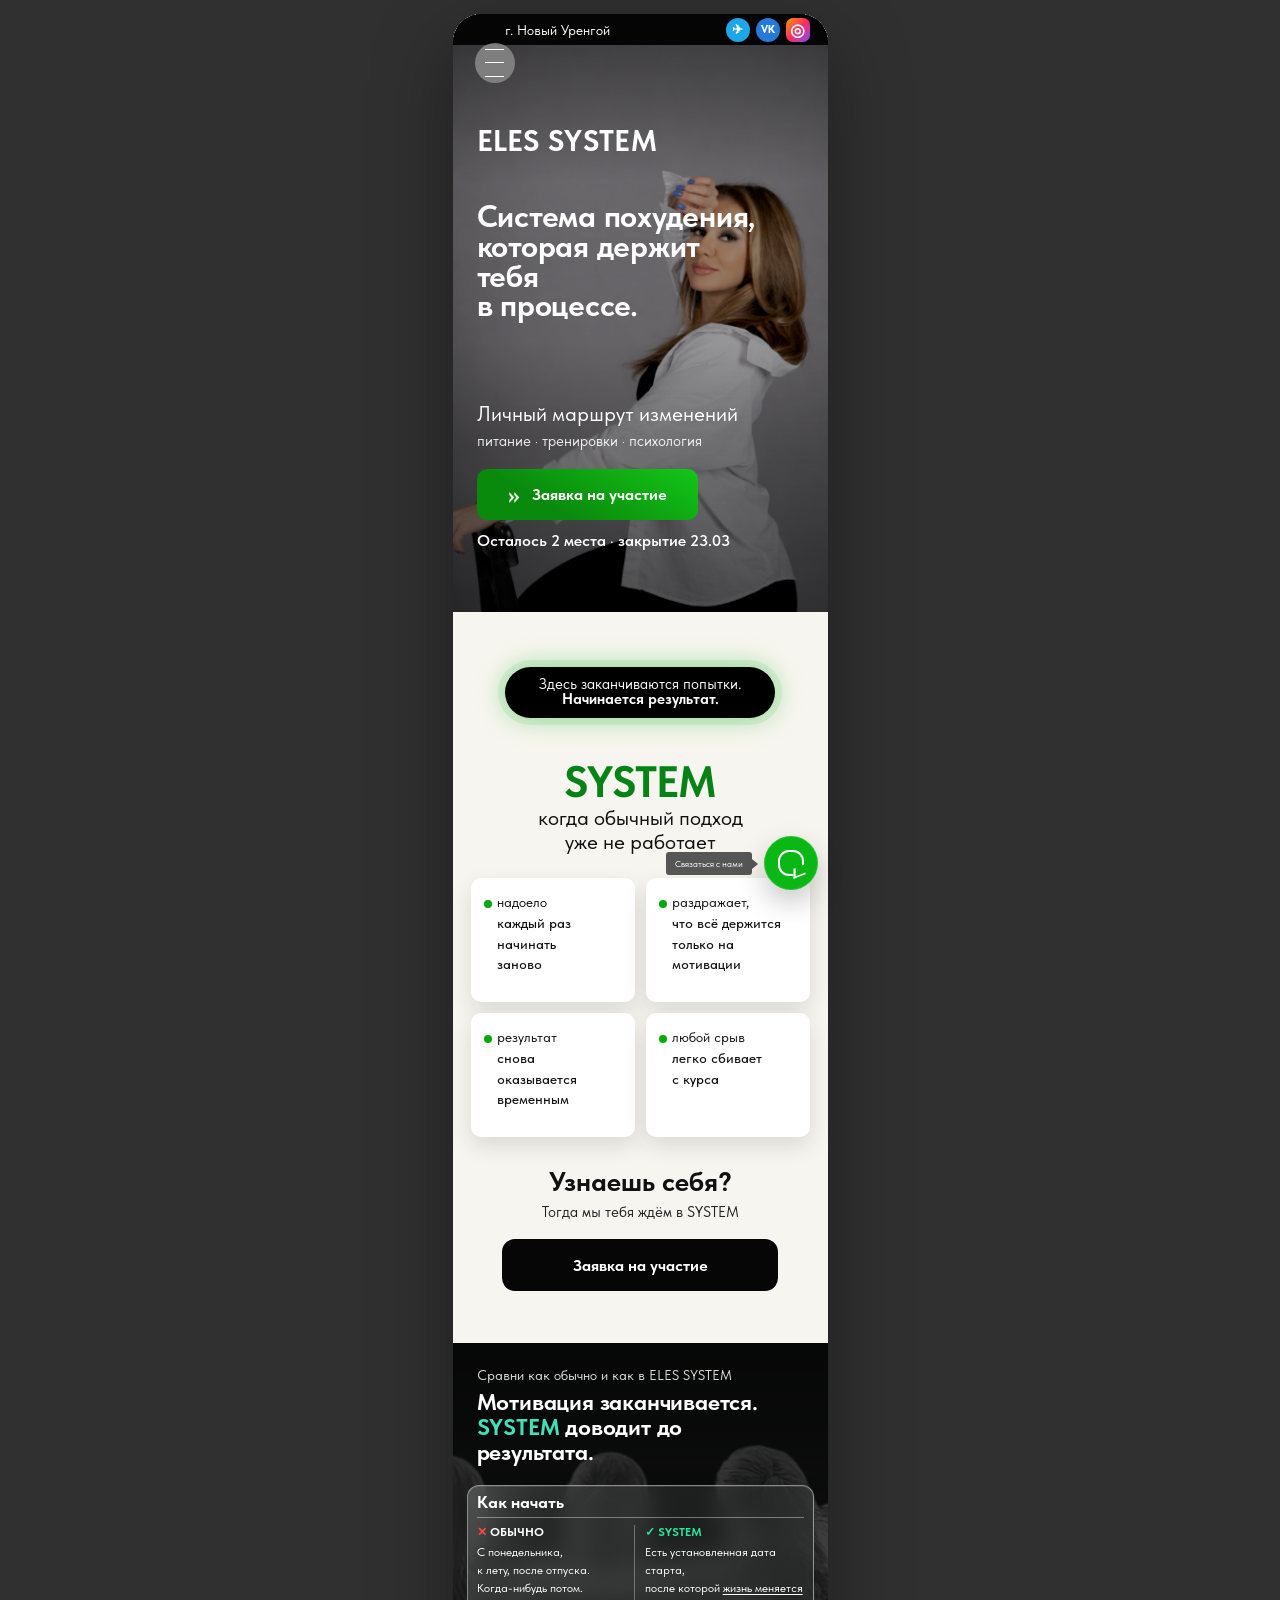
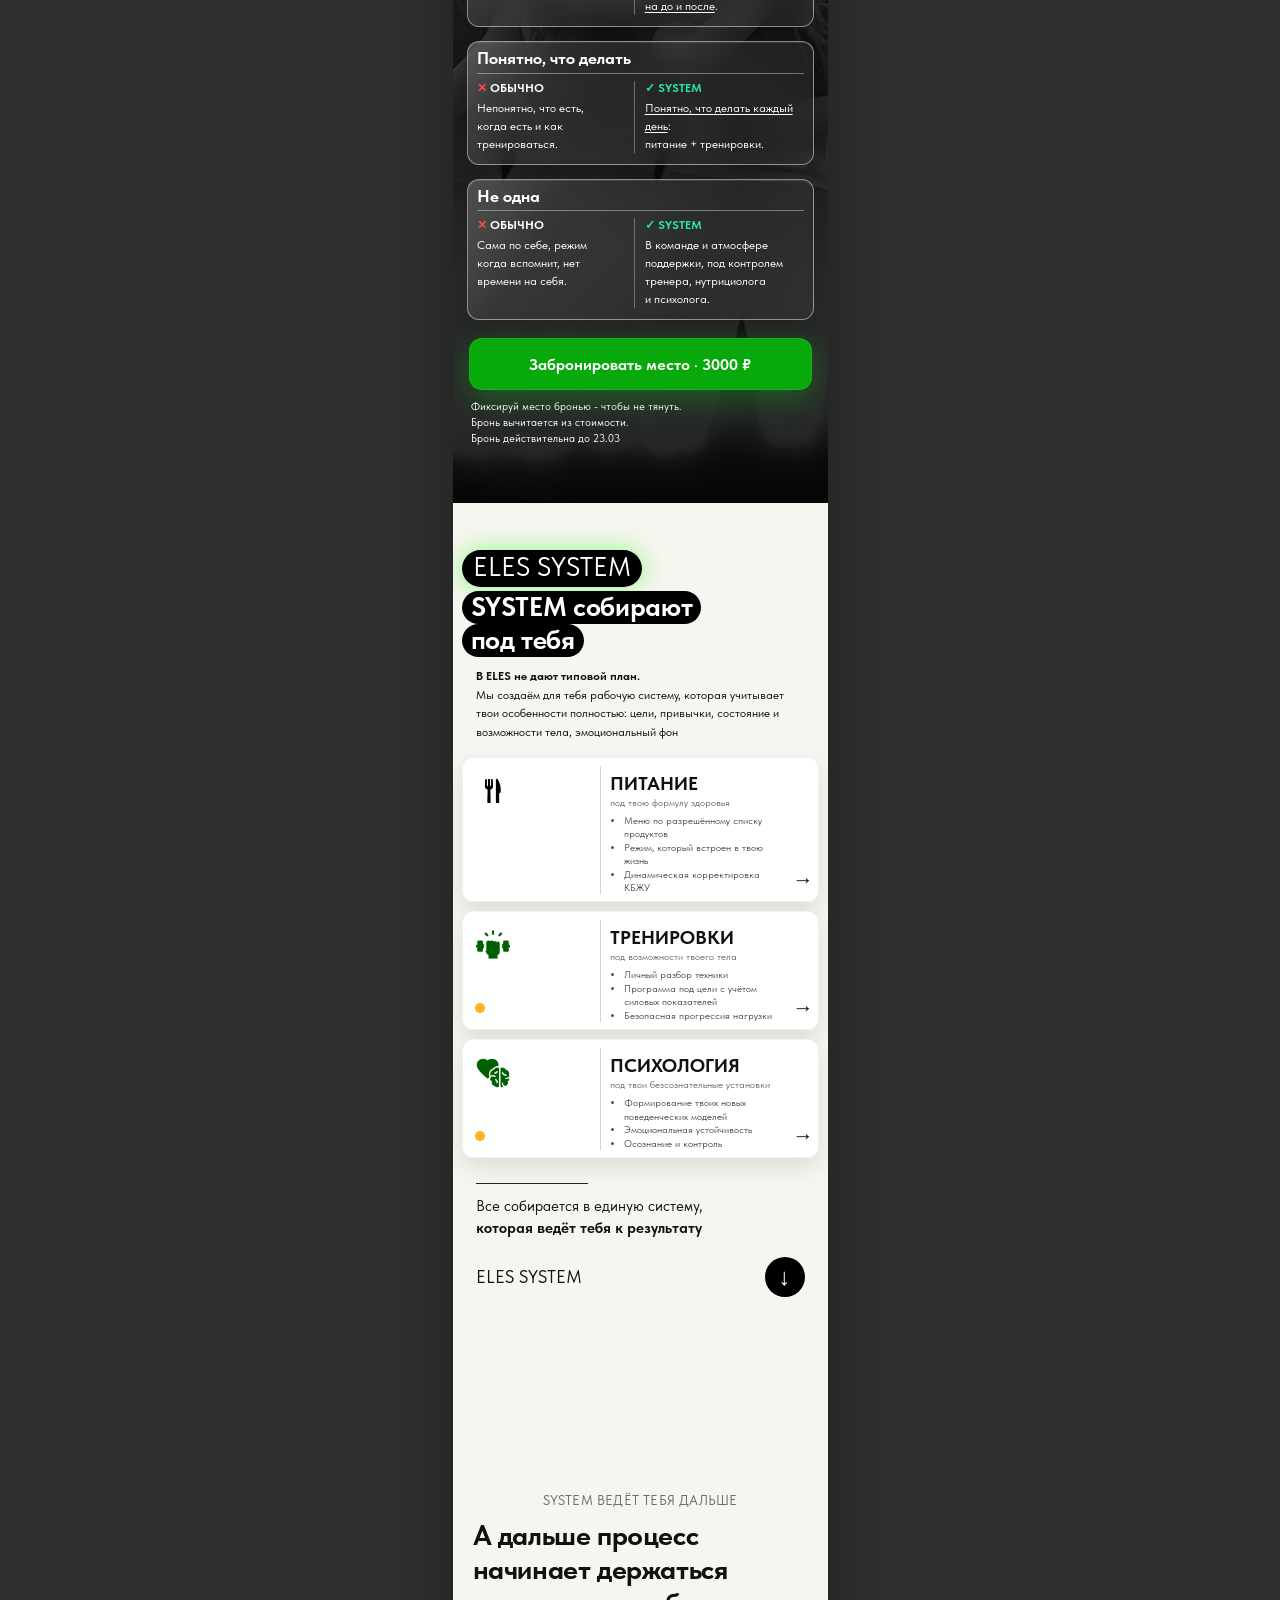
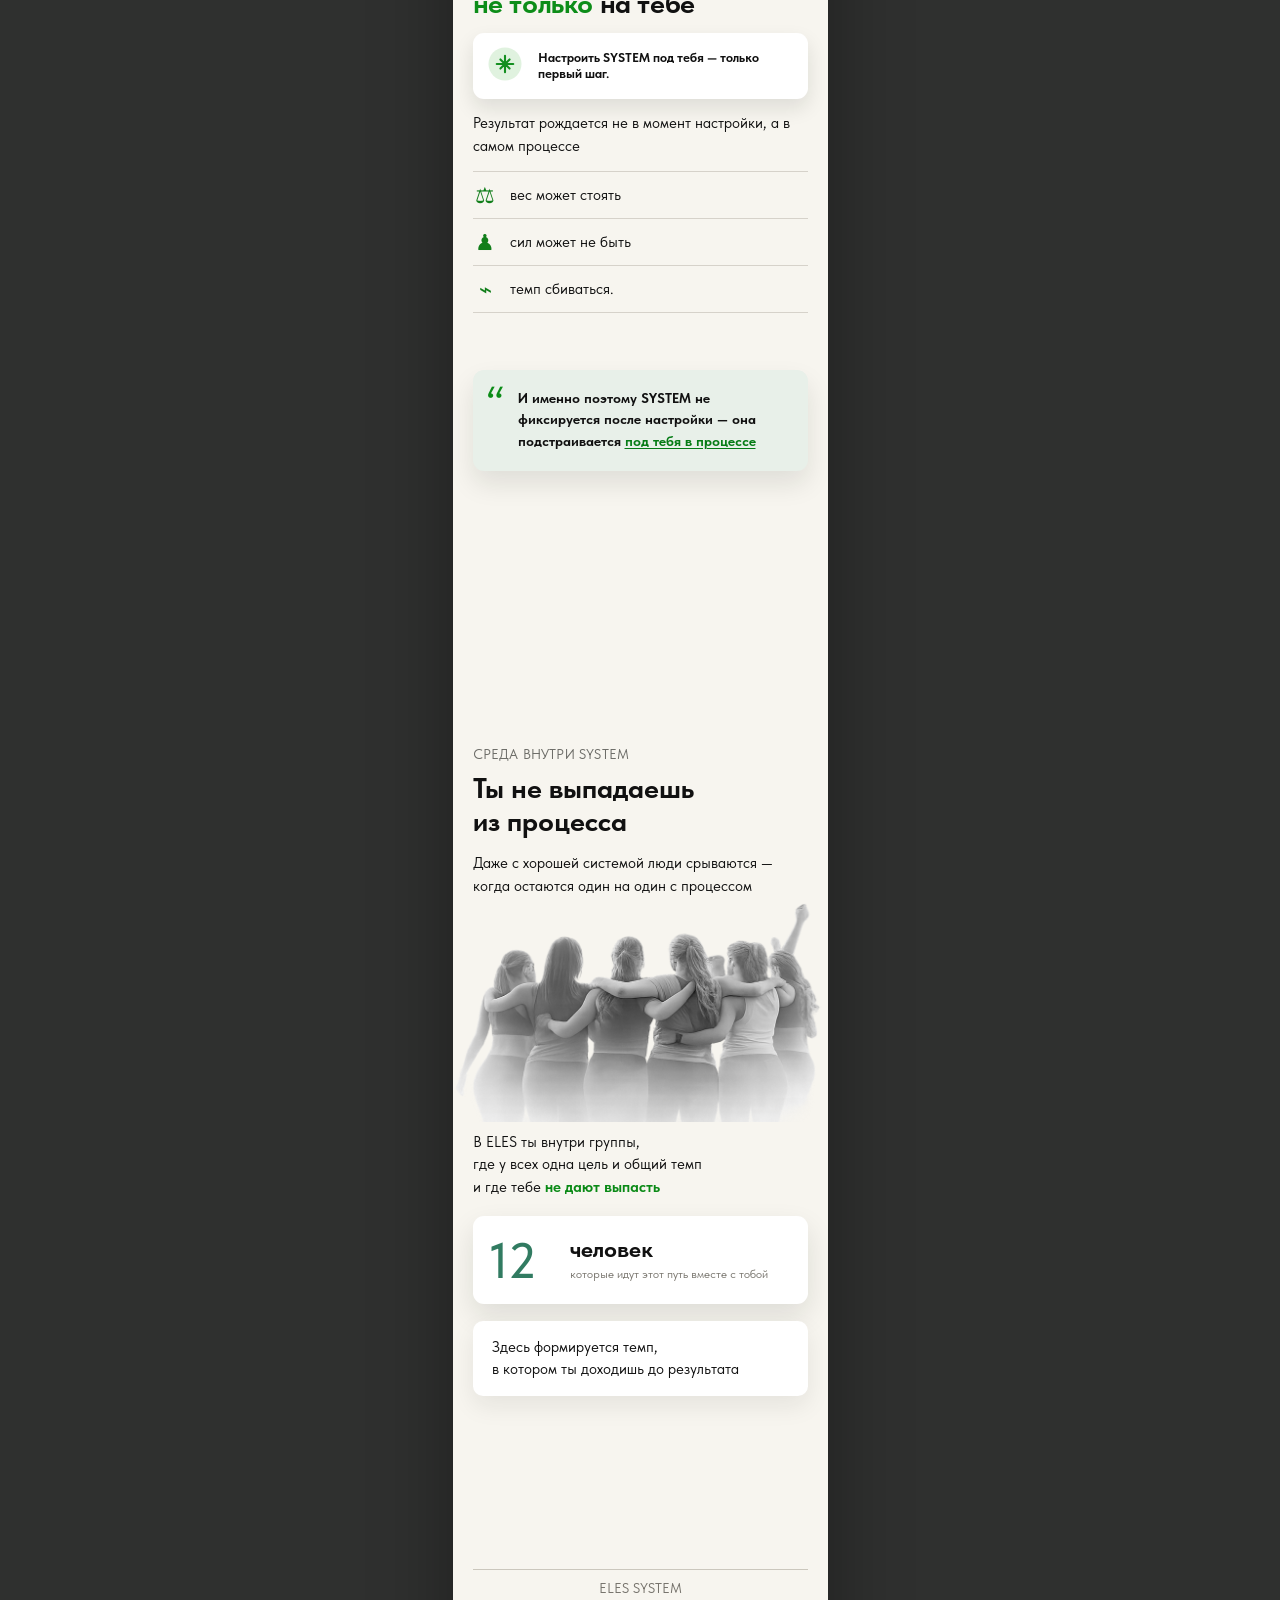
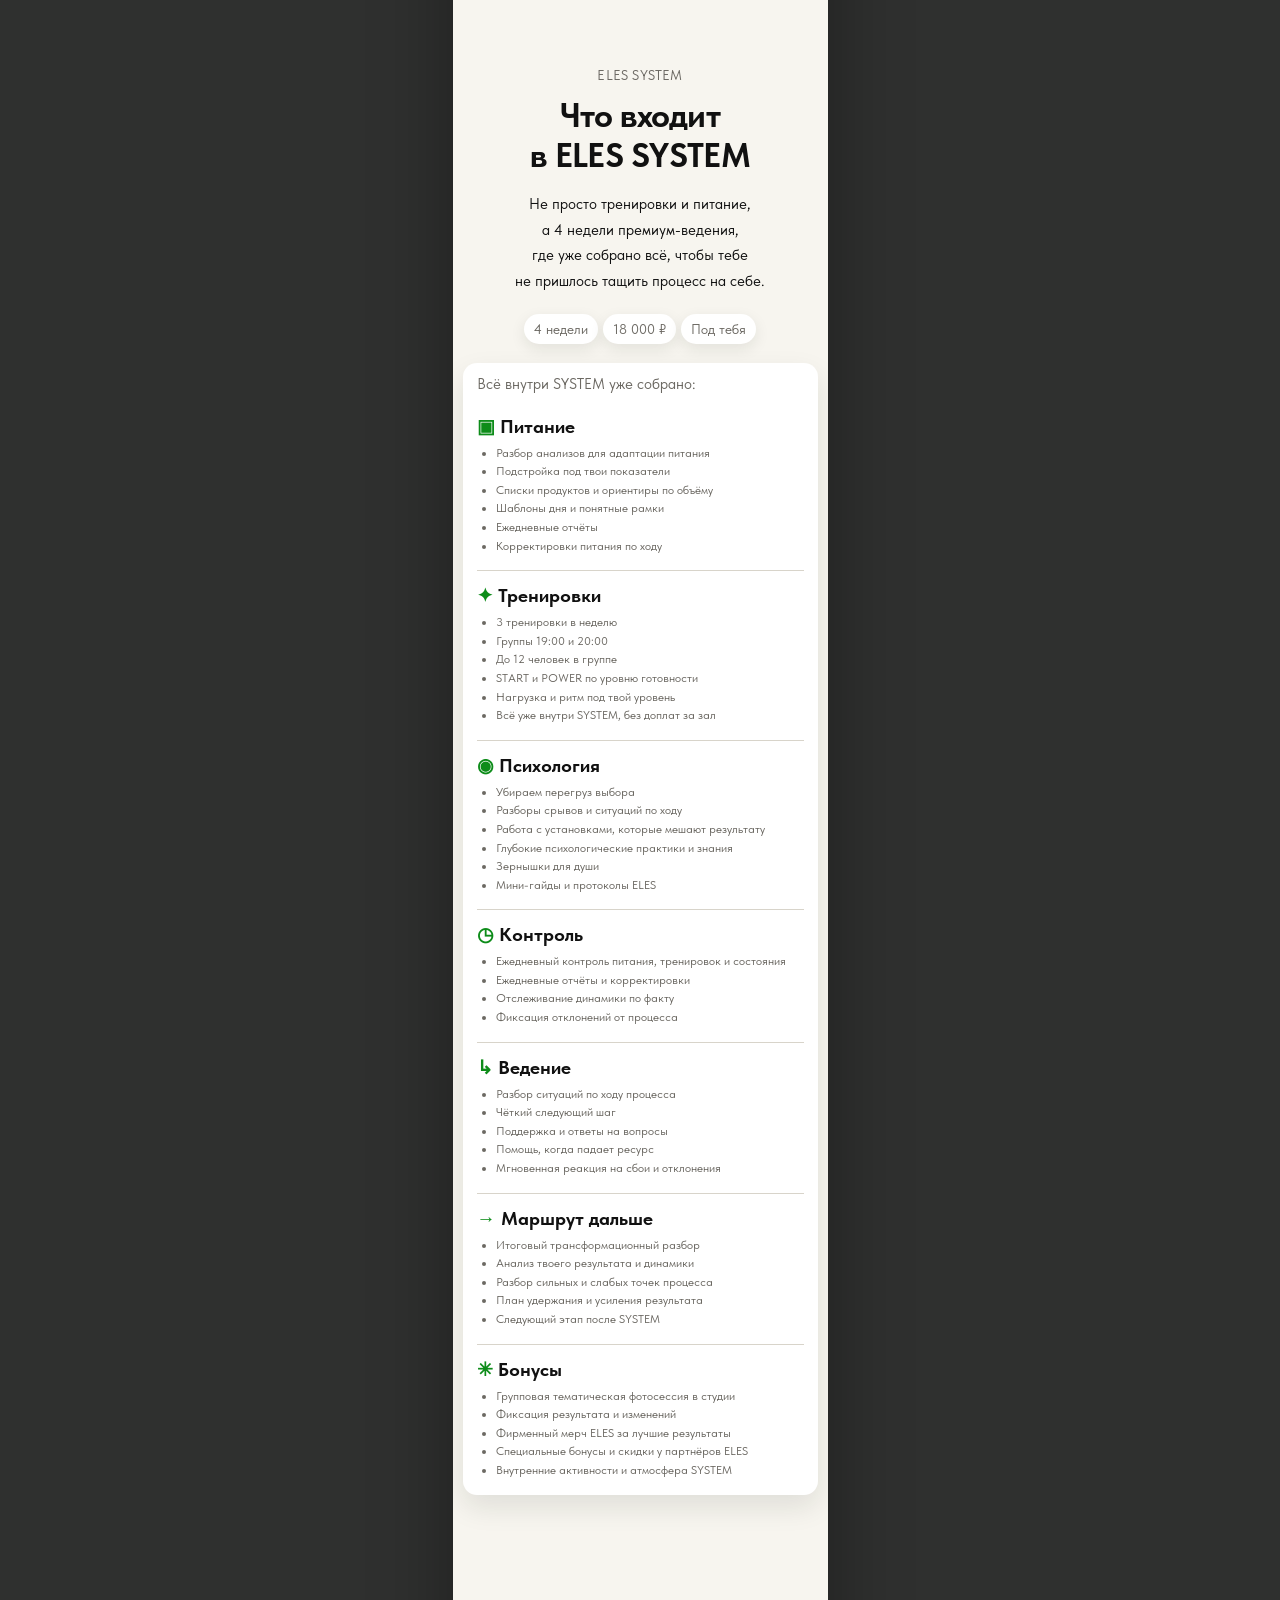
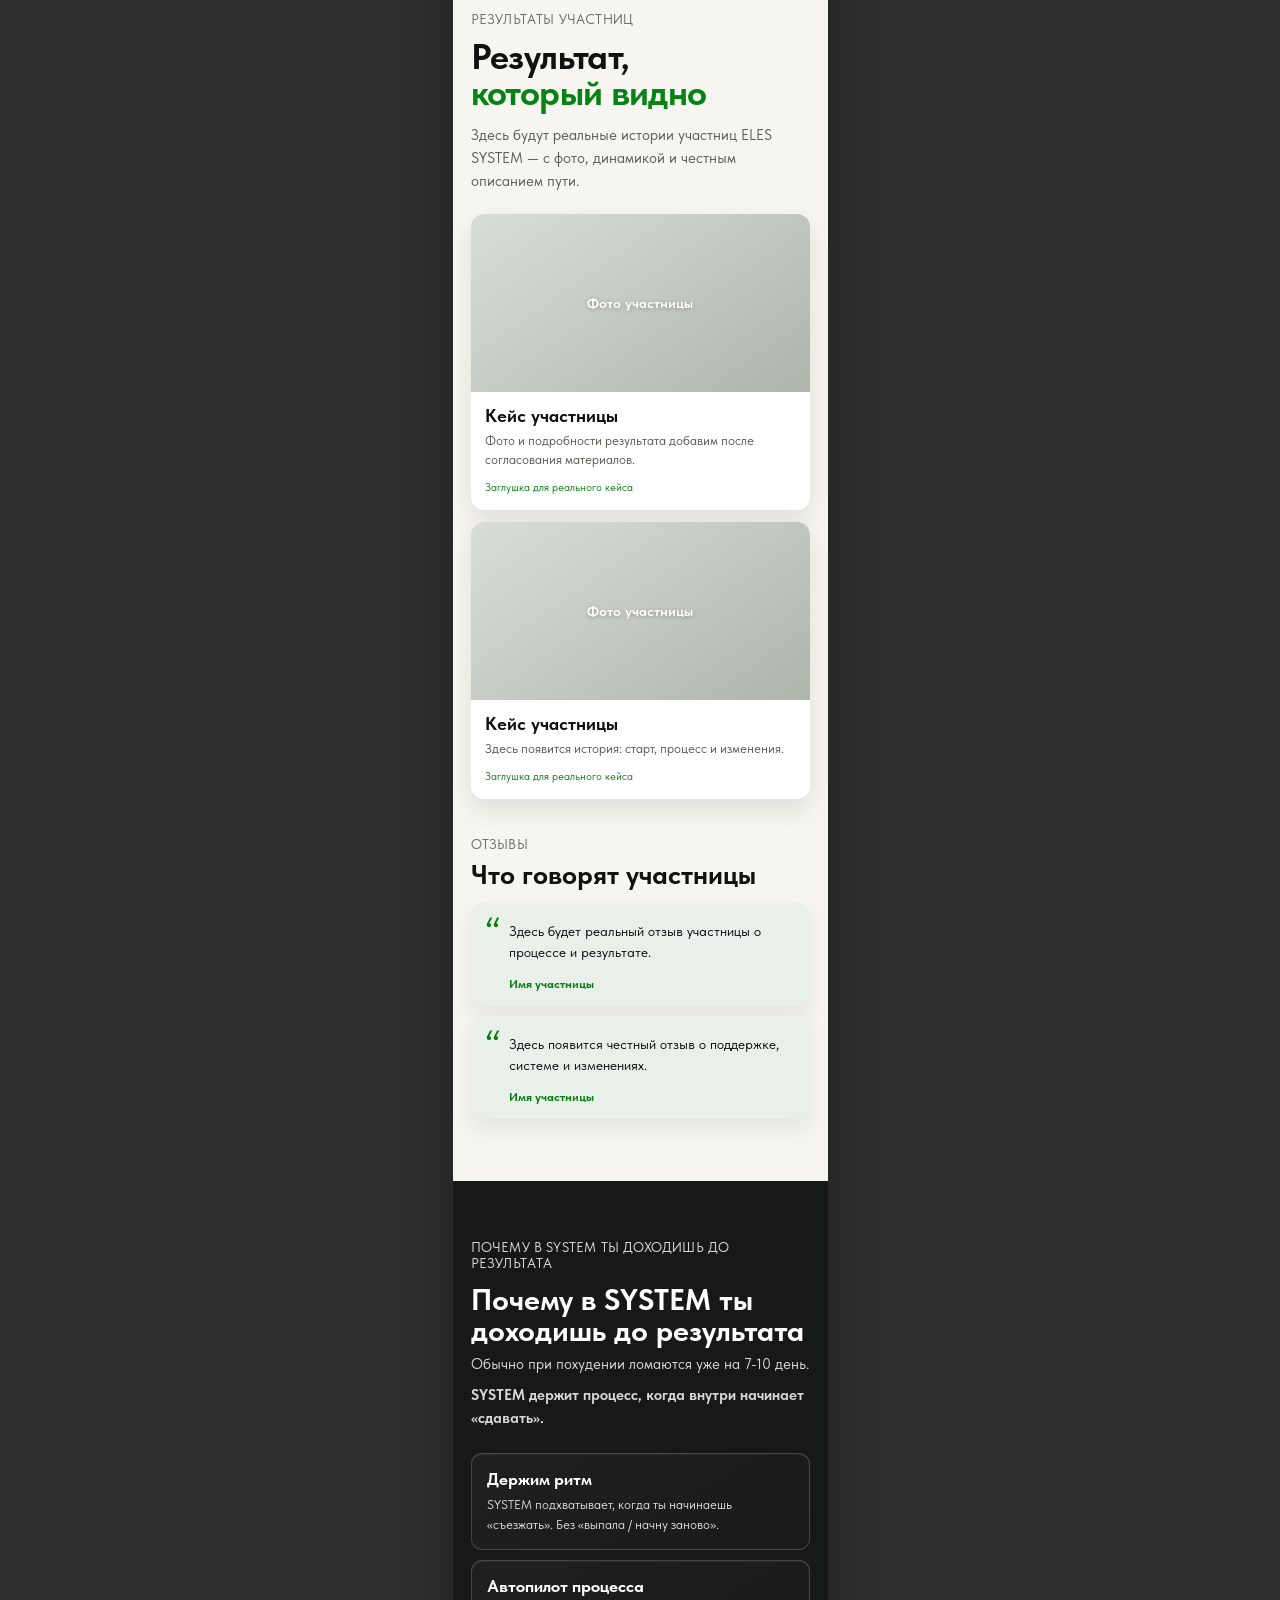
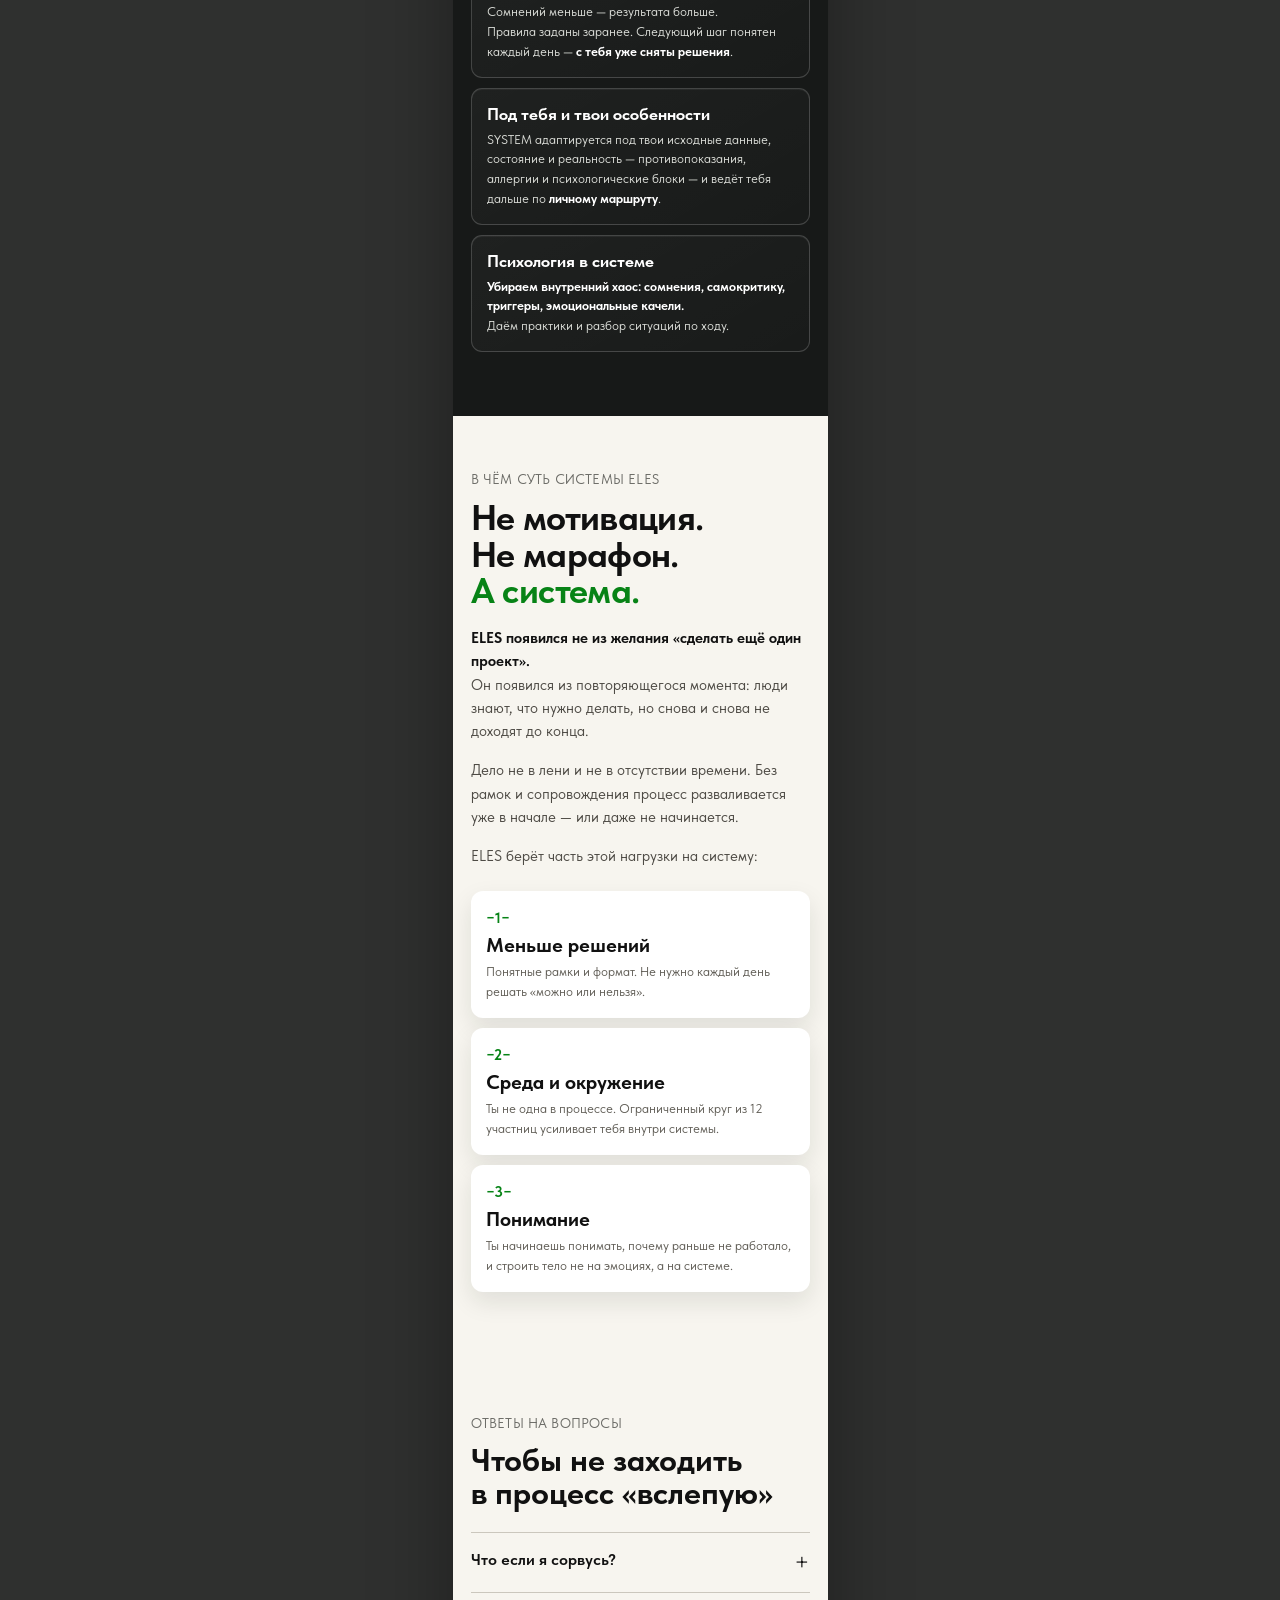
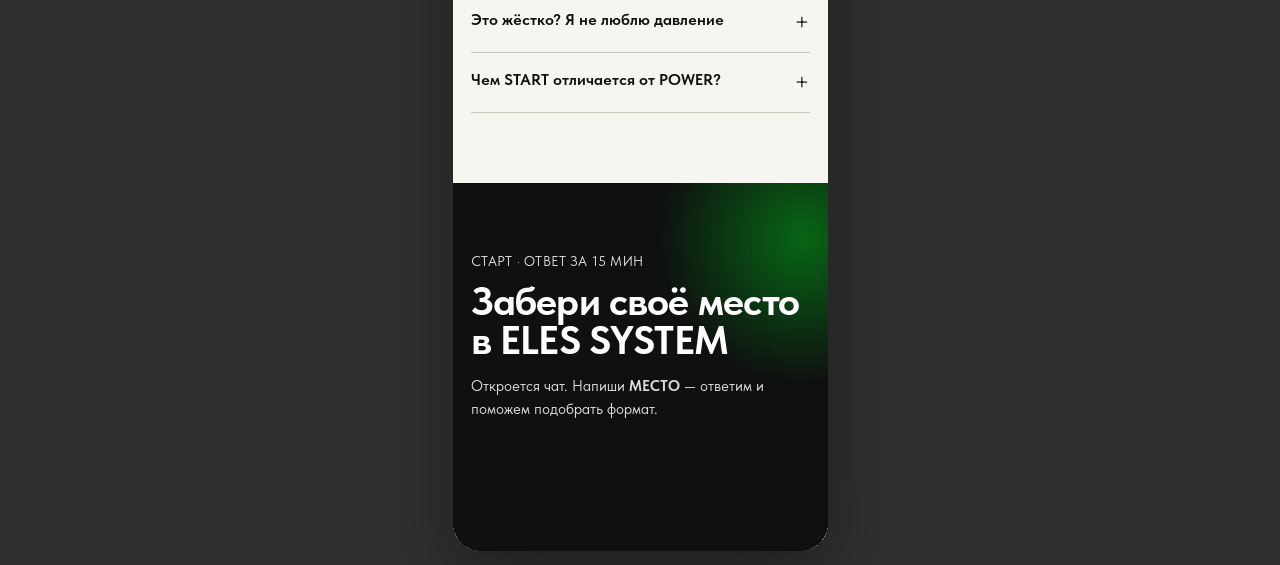
<file: index.html>
<!doctype html>
<html lang="ru">
<head>
  <meta charset="utf-8">
  <meta name="viewport" content="width=device-width, initial-scale=1, viewport-fit=cover">
  <meta name="theme-color" content="#f3f1e8">
  <title>ELES SYSTEM</title>
  <meta name="description" content="ELES SYSTEM — 4 недели премиум-ведения: питание, тренировки, психология и среда в одной системе.">
  <link rel="preload" as="font" href="assets/TildaSans-VF.woff2" type="font/woff2" crossorigin>
  <link rel="stylesheet" href="styles.css">
</head>
<body>
<div class="site-shell">
  <header class="topbar">
    <div class="topbar__city">г. Новый Уренгой</div>
    <div class="topbar__socials">
      <a href="#contact" aria-label="Telegram" class="social tg"><span>✈</span></a>
      <a href="#contact" aria-label="VK" class="social vk">VK</a>
      <a href="#contact" aria-label="Instagram" class="social ig">◎</a>
    </div>
  </header>

  <button class="menu-btn" id="menuBtn" type="button" aria-label="Меню" aria-expanded="false">
    <span></span><span></span><span></span>
  </button>
  <div class="menu-backdrop" id="menuBackdrop"></div>
  <aside class="menu-drawer" id="menuDrawer">
    <div class="menu-head"><strong>ELES SYSTEM</strong><button id="menuClose" type="button">×</button></div>
    <a href="#system">О системе</a>
    <a href="#compare">Обычно / SYSTEM</a>
    <a href="#build">SYSTEM под тебя</a>
    <a href="#process">Процесс</a>
    <a href="#environment">Среда</a>
    <a href="#inside">Что входит</a>
    <a href="#proof">Кейсы и отзывы</a>
    <a href="#why">Почему доходят</a>
    <a href="#essence">Суть ELES</a>
    <a href="#faq">Вопросы</a>
    <a class="drawer-cta" href="#contact">Заявка на участие</a>
  </aside>

  <main>
    <section class="hero" id="top">
      <img class="hero__photo" src="assets/hero.png" alt="">
      <div class="hero__gradient"></div>
      <div class="hero__softlight"></div>
      <div class="hero__content">
        <div class="hero__brand animate" data-reveal="fade" style="--d:0ms">ELES SYSTEM</div>
        <h1 class="hero__title animate" data-reveal="up" style="--d:120ms">Система похудения,<br>которая держит тебя<br>в процессе.</h1>
        <div class="hero__sub animate" data-reveal="up" style="--d:220ms">
          <span>Личный маршрут изменений</span>
          <small>питание · тренировки · психология</small>
        </div>
        <a class="btn btn-green hero__btn animate" data-reveal="up" style="--d:320ms" href="#contact"><span class="btn-icon">»</span>Заявка на участие</a>
        <div class="hero__note animate" data-reveal="up" style="--d:390ms">Осталось 2 места · закрытие 23.03</div>
      </div>
    </section>

    <section class="section cream intro" id="system">
      <div class="floating-pill animate" data-reveal="scale">Здесь заканчиваются попытки.<br><strong>Начинается результат.</strong></div>
      <div class="burger-ghost">☰</div>
      <div class="intro-title animate" data-reveal="up">
        <span class="green-word">SYSTEM</span>
        <span>когда обычный подход<br>уже не работает</span>
      </div>
      <div class="pain-grid">
        <article class="pain-card animate" data-reveal="up" style="--d:0ms"><span class="pain-dot"></span><p>надоело<br><strong>каждый раз<br>начинать<br>заново</strong></p></article>
        <article class="pain-card animate" data-reveal="up" style="--d:90ms"><span class="pain-dot"></span><p>раздражает,<br><strong>что всё держится<br>только на<br>мотивации</strong></p></article>
        <article class="pain-card animate" data-reveal="up" style="--d:180ms"><span class="pain-dot"></span><p>результат<br><strong>снова<br>оказывается<br>временным</strong></p></article>
        <article class="pain-card animate" data-reveal="up" style="--d:270ms"><span class="pain-dot"></span><p>любой срыв<br><strong>легко сбивает<br>с курса</strong></p></article>
      </div>
      <div class="intro-cta animate" data-reveal="up">
        <h2>Узнаешь себя?</h2>
        <p>Тогда мы тебя ждём в SYSTEM</p>
        <a class="btn btn-black" href="#contact">Заявка на участие</a>
      </div>
    </section>

    <section class="compare" id="compare">
      <div class="compare__bg"></div>
      <div class="compare__shade"></div>
      <div class="compare__content">
        <div class="compare-kicker animate" data-reveal="fade">Сравни как обычно и как в ELES SYSTEM</div>
        <h2 class="compare-title animate" data-reveal="up">Мотивация заканчивается.<br><span>SYSTEM</span> доводит до результата.</h2>

        <div class="glass-list">
          <article class="glass-card animate" data-reveal="up" style="--d:0ms">
            <h3>Как начать</h3>
            <div class="glass-card__cols">
              <div><b class="bad">✕ ОБЫЧНО</b><p>С понедельника,<br>к лету, после отпуска.<br>Когда-нибудь потом.</p></div>
              <div><b class="good">✓ SYSTEM</b><p>Есть установленная дата старта,<br>после которой <u>жизнь меняется<br>на до и после</u>.</p></div>
            </div>
          </article>
          <article class="glass-card animate" data-reveal="up" style="--d:120ms">
            <h3>Понятно, что делать</h3>
            <div class="glass-card__cols">
              <div><b class="bad">✕ ОБЫЧНО</b><p>Непонятно, что есть,<br>когда есть и как<br>тренироваться.</p></div>
              <div><b class="good">✓ SYSTEM</b><p><u>Понятно, что делать каждый день</u>:<br>питание + тренировки.</p></div>
            </div>
          </article>
          <article class="glass-card animate" data-reveal="up" style="--d:240ms">
            <h3>Не одна</h3>
            <div class="glass-card__cols">
              <div><b class="bad">✕ ОБЫЧНО</b><p>Сама по себе, режим<br>когда вспомнит, нет<br>времени на себя.</p></div>
              <div><b class="good">✓ SYSTEM</b><p>В команде и атмосфере<br>поддержки, под контролем<br>тренера, нутрициолога<br>и психолога.</p></div>
            </div>
          </article>
        </div>

        <div class="compare-book animate" data-reveal="up">
          <a class="btn btn-green wide" href="#contact">Забронировать место · 3000 ₽</a>
          <p>Фиксируй место бронью - чтобы не тянуть.<br>Бронь вычитается из стоимости.<br>Бронь действительна до 23.03</p>
        </div>
      </div>
    </section>

    <section class="section cream build" id="build">
      <div class="pill-label animate" data-reveal="fade">ELES SYSTEM</div>
      <h2 class="build-title animate" data-reveal="up"><span>SYSTEM собирают</span><br><span>под тебя</span></h2>
      <p class="build-lead animate" data-reveal="up"><strong>В ELES не дают типовой план.</strong><br>Мы создаём для тебя рабочую систему, которая учитывает твои особенности полностью: цели, привычки, состояние и возможности тела, эмоциональный фон</p>

      <div class="service-stack">
        <article class="service-card animate" data-reveal="up" style="--d:0ms">
          <div class="service-icon food-icon"><img src="ORIGINAL-TILDA-ASSETS/icons8---64(1).png" alt="" aria-hidden="true"></div>
          <div class="service-main"><h3>ПИТАНИЕ</h3><small>под твою формулу здоровья</small><ul><li>Меню по разрешённому списку продуктов</li><li>Режим, который встроен в твою жизнь</li><li>Динамическая корректировка КБЖУ</li></ul></div><span class="service-arrow">→</span>
        </article>
        <article class="service-card animate" data-reveal="up" style="--d:110ms">
          <div class="service-icon train-icon"><img src="ORIGINAL-TILDA-ASSETS/icons8--90(1).png" alt="" aria-hidden="true"></div>
          <div class="service-main"><h3>ТРЕНИРОВКИ</h3><small>под возможности твоего тела</small><ul><li>Личный разбор техники</li><li>Программа под цели с учётом силовых показателей</li><li>Безопасная прогрессия нагрузки</li></ul></div><span class="service-arrow">→</span>
        </article>
        <article class="service-card animate" data-reveal="up" style="--d:220ms">
          <div class="service-icon mind-icon"><img src="ORIGINAL-TILDA-ASSETS/icons8--100_1.png" alt="" aria-hidden="true"></div>
          <div class="service-main"><h3>ПСИХОЛОГИЯ</h3><small>под твои безсознательные установки</small><ul><li>Формирование твоих новых поведенческих моделей</li><li>Эмоциональная устойчивость</li><li>Осознание и контроль</li></ul></div><span class="service-arrow">→</span>
        </article>
      </div>

      <div class="build-bottom animate" data-reveal="up">
        <div class="thin-line"></div>
        <p>Все собирается в единую систему,<br><strong>которая ведёт тебя к результату</strong></p>
        <div class="build-mark">ELES SYSTEM <span>↓</span></div>
      </div>
    </section>

    <section class="section cream process" id="process">
      <div class="eyebrow animate" data-reveal="fade">SYSTEM ВЕДЁТ ТЕБЯ ДАЛЬШЕ</div>
      <h2 class="process-title animate" data-reveal="up">А дальше процесс<br>начинает держаться<br><span>не только</span> на тебе</h2>
      <div class="process-card animate" data-reveal="up"><div class="process-card__icon"><svg viewBox="0 0 48 48"><circle cx="24" cy="24" r="18" fill="#e0f2df"/><path d="M15 24h18M24 15v18M19 19l10 10M29 19 19 29" stroke="#138f20" stroke-width="2.3" stroke-linecap="round"/></svg></div><strong>Настроить SYSTEM под тебя — только первый шаг.</strong></div>
      <p class="process-lead animate" data-reveal="up">Результат рождается не в момент настройки, а в самом процессе</p>
      <div class="process-points">
        <div class="process-point animate" data-reveal="left" style="--d:0ms"><span class="point-icon">⚖</span><span>вес может стоять</span></div>
        <div class="process-point animate" data-reveal="left" style="--d:80ms"><span class="point-icon">♟</span><span>сил может не быть</span></div>
        <div class="process-point animate" data-reveal="left" style="--d:160ms"><span class="point-icon">⌁</span><span>темп сбиваться.</span></div>
      </div>
      <p class="process-tail animate" data-reveal="up">И план на старте этого не учитывает</p>
      <blockquote class="quote animate" data-reveal="scale"><span>“</span><strong>И именно поэтому SYSTEM не фиксируется после настройки — она подстраивается <u>под тебя в процессе</u></strong></blockquote>
    </section>

    <section class="section cream environment" id="environment">
      <div class="environment-spacer"></div>
      <div class="eyebrow animate" data-reveal="fade">СРЕДА ВНУТРИ SYSTEM</div>
      <h2 class="animate" data-reveal="up">Ты не выпадаешь<br>из процесса</h2>
      <p class="env-lead animate" data-reveal="up">Даже с хорошей системой люди срываются — когда остаются один на один с процессом</p>
      <div class="group-wrap animate" data-reveal="scale"><img src="assets/group.png" alt=""></div>
      <p class="env-copy animate" data-reveal="up">В ELES ты внутри группы,<br>где у всех одна цель и общий темп<br>и где тебе <span>не дают выпасть</span></p>
      <div class="people-card animate" data-reveal="up"><strong data-count="12">12</strong><div><b>человек</b><small>которые идут этот путь вместе с тобой</small></div></div>
      <p class="env-tail animate" data-reveal="up">Здесь формируется темп,<br>в котором ты доходишь до результата</p>
      <div class="footer-mark">ELES SYSTEM</div>
    </section>

    <section class="section cream included" id="inside">
      <div class="eyebrow center animate" data-reveal="fade">ELES SYSTEM</div>
      <h2 class="included-title animate" data-reveal="up">Что входит<br>в ELES SYSTEM</h2>
      <p class="included-lead animate" data-reveal="up">Не просто тренировки и питание,<br>а 4 недели премиум-ведения,<br>где уже собрано всё, чтобы тебе<br>не пришлось тащить процесс на себе.</p>
      <div class="price-row animate" data-reveal="scale"><span>4 недели</span><span>18 000 ₽</span><span>Под тебя</span></div>
      <div class="inside-card">
        <p class="inside-card__title">Всё внутри SYSTEM уже собрано:</p>
        <article class="inside-block animate" data-reveal="up"><h3><span>▣</span> Питание</h3><ul><li>Разбор анализов для адаптации питания</li><li>Подстройка под твои показатели</li><li>Списки продуктов и ориентиры по объёму</li><li>Шаблоны дня и понятные рамки</li><li>Ежедневные отчёты</li><li>Корректировки питания по ходу</li></ul></article>
        <article class="inside-block animate" data-reveal="up"><h3><span>✦</span> Тренировки</h3><ul><li>3 тренировки в неделю</li><li>Группы 19:00 и 20:00</li><li>До 12 человек в группе</li><li>START и POWER по уровню готовности</li><li>Нагрузка и ритм под твой уровень</li><li>Всё уже внутри SYSTEM, без доплат за зал</li></ul></article>
        <article class="inside-block animate" data-reveal="up"><h3><span>◉</span> Психология</h3><ul><li>Убираем перегруз выбора</li><li>Разборы срывов и ситуаций по ходу</li><li>Работа с установками, которые мешают результату</li><li>Глубокие психологические практики и знания</li><li>Зернышки для души</li><li>Мини-гайды и протоколы ELES</li></ul></article>
        <article class="inside-block animate" data-reveal="up"><h3><span>◷</span> Контроль</h3><ul><li>Ежедневный контроль питания, тренировок и состояния</li><li>Ежедневные отчёты и корректировки</li><li>Отслеживание динамики по факту</li><li>Фиксация отклонений от процесса</li></ul></article>
        <article class="inside-block animate" data-reveal="up"><h3><span>↳</span> Ведение</h3><ul><li>Разбор ситуаций по ходу процесса</li><li>Чёткий следующий шаг</li><li>Поддержка и ответы на вопросы</li><li>Помощь, когда падает ресурс</li><li>Мгновенная реакция на сбои и отклонения</li></ul></article>
        <article class="inside-block animate" data-reveal="up"><h3><span>→</span> Маршрут дальше</h3><ul><li>Итоговый трансформационный разбор</li><li>Анализ твоего результата и динамики</li><li>Разбор сильных и слабых точек процесса</li><li>План удержания и усиления результата</li><li>Следующий этап после SYSTEM</li></ul></article>
        <article class="inside-block animate" data-reveal="up"><h3><span>✳</span> Бонусы</h3><ul><li>Групповая тематическая фотосессия в студии</li><li>Фиксация результата и изменений</li><li>Фирменный мерч ELES за лучшие результаты</li><li>Специальные бонусы и скидки у партнёров ELES</li><li>Внутренние активности и атмосфера SYSTEM</li></ul></article>
      </div>
    </section>

    <section class="section cream proof" id="proof">
      <div class="eyebrow animate" data-reveal="fade">РЕЗУЛЬТАТЫ УЧАСТНИЦ</div>
      <h2 class="proof-title animate" data-reveal="up">Результат,<br><span>который видно</span></h2>
      <p class="proof-lead animate" data-reveal="up">Здесь будут реальные истории участниц ELES SYSTEM — с фото, динамикой и честным описанием пути.</p>
      <div class="case-grid">
        <article class="case-card case-card--placeholder animate" data-reveal="up">
          <div class="case-photo"><span>Фото участницы</span></div>
          <div class="case-body"><b>Кейс участницы</b><p>Фото и подробности результата добавим после согласования материалов.</p><small>Заглушка для реального кейса</small></div>
        </article>
        <article class="case-card case-card--placeholder animate" data-reveal="up" style="--d:120ms">
          <div class="case-photo"><span>Фото участницы</span></div>
          <div class="case-body"><b>Кейс участницы</b><p>Здесь появится история: старт, процесс и изменения.</p><small>Заглушка для реального кейса</small></div>
        </article>
      </div>
      <div class="reviews-head animate" data-reveal="up"><span class="eyebrow">ОТЗЫВЫ</span><h3>Что говорят участницы</h3></div>
      <div class="review-list">
        <article class="review-card animate" data-reveal="up"><span class="review-mark">“</span><p>Здесь будет реальный отзыв участницы о процессе и результате.</p><b>Имя участницы</b></article>
        <article class="review-card animate" data-reveal="up" style="--d:100ms"><span class="review-mark">“</span><p>Здесь появится честный отзыв о поддержке, системе и изменениях.</p><b>Имя участницы</b></article>
      </div>
    </section>

    <section class="section dark why" id="why">
      <div class="eyebrow light animate" data-reveal="fade">ПОЧЕМУ В SYSTEM ТЫ ДОХОДИШЬ ДО РЕЗУЛЬТАТА</div>
      <h2 class="why-title animate" data-reveal="up">Почему в SYSTEM ты доходишь до результата</h2>
      <p class="why-lead animate" data-reveal="up">Обычно при похудении ломаются уже на 7-10 день.<br><strong>SYSTEM держит процесс, когда внутри начинает «сдавать».</strong></p>
      <div class="why-grid">
        <article class="why-card animate" data-reveal="up"><b>Держим ритм</b><span>SYSTEM подхватывает, когда ты начинаешь «съезжать». Без «выпала / начну заново».</span></article>
        <article class="why-card animate" data-reveal="up" style="--d:100ms"><b>Автопилот процесса</b><span>Сомнений меньше — результата больше.<br>Правила заданы заранее. Следующий шаг понятен каждый день — <strong>с тебя уже сняты решения</strong>.</span></article>
        <article class="why-card animate" data-reveal="up" style="--d:200ms"><b>Под тебя и твои особенности</b><span>SYSTEM адаптируется под твои исходные данные, состояние и реальность — противопоказания, аллергии и психологические блоки — и ведёт тебя дальше по <strong>личному маршруту</strong>.</span></article>
        <article class="why-card animate" data-reveal="up" style="--d:300ms"><b>Психология в системе</b><span><strong>Убираем внутренний хаос: сомнения, самокритику, триггеры, эмоциональные качели.</strong><br>Даём практики и разбор ситуаций по ходу.</span></article>
      </div>
    </section>

    <section class="section cream essence" id="essence">
      <div class="eyebrow animate" data-reveal="fade">В ЧЁМ СУТЬ СИСТЕМЫ ELES</div>
      <h2 class="essence-title animate" data-reveal="up">Не мотивация.<br>Не марафон.<br><span>А система.</span></h2>
      <p class="essence-lead animate" data-reveal="up"><strong>ELES появился не из желания «сделать ещё один проект».</strong><br>Он появился из повторяющегося момента: люди знают, что нужно делать, но снова и снова не доходят до конца.</p>
      <p class="essence-text animate" data-reveal="up">Дело не в лени и не в отсутствии времени. Без рамок и сопровождения процесс разваливается уже в начале — или даже не начинается.</p>
      <p class="essence-text animate" data-reveal="up">ELES берёт часть этой нагрузки на систему:</p>
      <div class="essence-grid">
        <article class="essence-card animate" data-reveal="up"><strong>−1−</strong><h3>Меньше решений</h3><p>Понятные рамки и формат. Не нужно каждый день решать «можно или нельзя».</p></article>
        <article class="essence-card animate" data-reveal="up" style="--d:100ms"><strong>−2−</strong><h3>Среда и окружение</h3><p>Ты не одна в процессе. Ограниченный круг из 12 участниц усиливает тебя внутри системы.</p></article>
        <article class="essence-card animate" data-reveal="up" style="--d:200ms"><strong>−3−</strong><h3>Понимание</h3><p>Ты начинаешь понимать, почему раньше не работало, и строить тело не на эмоциях, а на системе.</p></article>
      </div>
    </section>

    <section class="section cream faq" id="faq">
      <div class="eyebrow animate" data-reveal="fade">ОТВЕТЫ НА ВОПРОСЫ</div>
      <h2 class="faq-title animate" data-reveal="up">Чтобы не заходить<br>в процесс «вслепую»</h2>
      <div class="faq-list">
        <details class="faq-item animate" data-reveal="up"><summary>Что если я сорвусь?</summary><p>Это не «мотивация», а система, которая держит процесс. Срывы не замалчиваются — они фиксируются, и дальше идёт решение по правилам проекта.</p></details>
        <details class="faq-item animate" data-reveal="up"><summary>Это жёстко? Я не люблю давление</summary><p>Давления нет. Есть рамки. Разница в том, что рамки снимают хаос и уменьшают количество решений «на силе воли».</p></details>
        <details class="faq-item animate" data-reveal="up"><summary>Чем START отличается от POWER?</summary><p>START — адаптация по уровню готовности. POWER — более интенсивная работа по возможностям тела и текущему уровню.</p></details>
      </div>
    </section>

    <section class="contact" id="contact">
      <div class="contact-orb"></div>
      <div class="eyebrow light animate" data-reveal="fade">СТАРТ · ОТВЕТ ЗА 15 МИН</div>
      <h2 class="contact-title animate" data-reveal="up">Забери своё место<br>в ELES SYSTEM</h2>
      <p class="contact-text animate" data-reveal="up">Откроется чат. Напиши <strong>МЕСТО</strong> — ответим и поможем подобрать формат.</p>
      <a class="btn btn-green wide animate" data-reveal="up" href="#">Забрать место в ELES SYSTEM</a>
    </section>
  </main>

  <div class="chat-label">Связаться с нами</div>
  <button class="chat" type="button" aria-label="Связаться с нами"><span></span></button>
</div>
<script src="script.js"></script>
</body>
</html>
</file>
<file: styles.css>
@font-face{font-family:TildaSans;src:url('assets/TildaSans-VF.woff2') format('woff2');font-style:normal;font-weight:100 900;font-display:swap}
:root{--cream:#f5f3eb;--cream2:#eeece3;--ink:#111;--muted:#6f6c66;--green:#0cab18;--green2:#8bea87;--glass:rgba(37,39,39,.48);--glassBorder:rgba(255,255,255,.38);--radius:18px}
*{box-sizing:border-box}
html{scroll-behavior:smooth}
body{margin:0;background:#2f302f;color:var(--ink);font-family:TildaSans,Arial,sans-serif;-webkit-font-smoothing:antialiased;overflow-x:hidden}
.site-shell{width:min(100%,430px);margin:0 auto;background:var(--cream);position:relative;overflow:clip}
.topbar{position:absolute;z-index:40;top:0;left:0;right:0;height:62px;background:#090909;color:#fff;display:flex;align-items:center;justify-content:space-between;padding:0 17px 0 46px;letter-spacing:.1px}
.topbar__city{font-size:16px;font-weight:500;white-space:nowrap}.topbar__socials{display:flex;align-items:center;gap:9px}.social{width:27px;height:27px;border-radius:50%;display:grid;place-items:center;color:#fff;text-decoration:none;font-weight:800;font-size:12px}.tg{background:#1ea7e8;font-size:14px}.vk{background:#237ad9}.ig{border-radius:8px;background:linear-gradient(135deg,#ff9a00 0%,#ff2b61 50%,#8147ff 100%);font-size:18px}
.menu-btn{position:absolute;z-index:45;top:56px;left:18px;width:42px;height:42px;border:0;border-radius:50%;background:rgba(56,56,56,.72);display:grid;place-items:center;padding:0;backdrop-filter:blur(9px);-webkit-backdrop-filter:blur(9px)}.menu-btn span{display:block;width:18px;height:1px;background:#fff;margin:2px 0;transition:transform .35s ease,opacity .35s ease}.menu-btn.is-open span:nth-child(1){transform:translateY(3px) rotate(45deg)}.menu-btn.is-open span:nth-child(2){opacity:0}.menu-btn.is-open span:nth-child(3){transform:translateY(-3px) rotate(-45deg)}
.menu-backdrop{position:fixed;inset:0;background:rgba(0,0,0,.45);opacity:0;visibility:hidden;transition:.35s;z-index:42}.menu-backdrop.is-open{opacity:1;visibility:visible}.menu-drawer{position:fixed;z-index:44;top:0;left:50%;width:min(100%,390px);height:100dvh;background:#0f1010;color:#fff;transform:translate(-50%,-102%);transition:transform .5s cubic-bezier(.2,.85,.2,1);padding:22px 22px 28px;display:flex;flex-direction:column;gap:7px}.menu-drawer.is-open{transform:translate(-50%,0)}.menu-head{display:flex;justify-content:space-between;align-items:center;padding:8px 0 18px;border-bottom:1px solid rgba(255,255,255,.12);margin-bottom:10px}.menu-head strong{font-size:22px}.menu-head button{border:0;background:transparent;color:#fff;font-size:33px;line-height:1}.menu-drawer a{color:#fff;text-decoration:none;padding:12px 0;font-size:17px}.drawer-cta{background:var(--green);border-radius:14px;padding:14px 16px!important;text-align:center;margin-top:10px}
.hero{position:relative;height:628px;min-height:628px;overflow:hidden;color:#fff}.hero__photo{position:absolute;inset:0;width:100%;height:100%;object-fit:cover;object-position:68% 49%;transform:scale(1.02);animation:heroZoom 14s ease both}.hero__gradient{position:absolute;inset:0;background:linear-gradient(90deg,rgba(0,0,0,.82) 0%,rgba(0,0,0,.66) 33%,rgba(0,0,0,.18) 73%,rgba(0,20,0,.18) 100%),linear-gradient(180deg,rgba(0,0,0,.56) 0%,rgba(0,0,0,.12) 35%,rgba(0,22,0,.32) 100%)}.hero__softlight{position:absolute;inset:auto 0 0 0;height:46%;background:radial-gradient(circle at 72% 65%,rgba(37,185,20,.2),transparent 44%),linear-gradient(180deg,transparent,rgba(0,0,0,.33))}.hero__content{position:absolute;z-index:2;left:24px;right:20px;top:130px}.hero__brand{font-size:31px;font-weight:700;letter-spacing:.3px;margin-bottom:39px}.hero__title{font-size:35px;line-height:.99;letter-spacing:-.6px;margin:0;max-width:305px;font-weight:700}.hero__sub{margin-top:66px;display:flex;flex-direction:column;gap:7px}.hero__sub span{font-size:22px;line-height:1.08}.hero__sub small{font-size:16px;color:rgba(255,255,255,.9)}.btn{display:inline-flex;align-items:center;justify-content:center;gap:12px;border:0;border-radius:13px;text-decoration:none;font-weight:700;min-height:52px;padding:0 18px;position:relative;overflow:hidden;isolation:isolate}.btn::before{content:"";position:absolute;inset:-40% auto -40% -40%;width:55%;background:linear-gradient(105deg,transparent,rgba(255,255,255,.45),transparent);transform:translateX(-160%) rotate(8deg);transition:transform .8s ease}.btn:hover::before{transform:translateX(450%) rotate(8deg)}.btn-green{background:var(--green);color:#fff;box-shadow:0 0 0 1px rgba(255,255,255,.08) inset,0 9px 30px rgba(13,195,35,.34)}.btn-black{background:#060606;color:#fff}.hero__btn{width:221px;margin-top:20px}.btn-icon{font-size:28px;line-height:1}.hero__note{font-size:16px;font-weight:650;margin-top:13px}.wide{width:100%}
.section{position:relative;padding:58px 18px}.cream{background:var(--cream)}.intro{padding-top:56px;min-height:690px}.floating-pill{margin:0 auto 34px;width:max-content;max-width:290px;background:#000;color:#fff;border-radius:999px;padding:11px 20px;text-align:center;font-size:15px;line-height:1.05;box-shadow:0 0 0 7px rgba(11,163,24,.09),0 0 30px rgba(10,184,30,.42)}.burger-ghost{position:absolute;top:33px;left:20px;width:42px;height:42px;border-radius:50%;display:grid;place-items:center;background:#90908b;color:#fff;font-size:21px;opacity:.95}.intro-title{display:flex;flex-direction:column;align-items:center;text-align:center;gap:5px;font-size:22px;line-height:1.05}.green-word{font-size:46px;font-weight:700;color:#078316;letter-spacing:-1px}.pain-grid{display:grid;grid-template-columns:1fr 1fr;gap:12px;margin-top:27px}.pain-card{position:relative;background:#fff;border-radius:12px;min-height:124px;padding:16px 15px 14px;box-shadow:0 9px 22px rgba(40,38,32,.12)}.pain-dot{position:absolute;left:13px;top:23px;width:8px;height:8px;border-radius:50%;background:var(--green)}.pain-card p{margin:0 0 0 13px;font-size:14px;line-height:1.45}.pain-card strong{font-weight:500}.intro-cta{text-align:center;margin-top:34px}.intro-cta h2{font-size:28px;line-height:1;margin:0 0 8px}.intro-cta p{font-size:15px;margin:0 0 18px;color:#222}.intro-cta .btn{width:276px}
.compare{position:relative;color:#fff;min-height:760px;overflow:hidden;background:#151716}.compare__bg{position:absolute;inset:-8%;background-image:url('assets/group.png');background-repeat:no-repeat;background-size:104% auto;background-position:center bottom 4%;filter:grayscale(1) contrast(1.05) brightness(.82);opacity:.53;transform:scale(1.04);animation:groupFloat 11s ease-in-out infinite}.compare__shade{position:absolute;inset:0;background:linear-gradient(180deg,rgba(0,0,0,.74) 0%,rgba(0,0,0,.42) 25%,rgba(0,0,0,.66) 100%),linear-gradient(0deg,rgba(8,20,9,.56),transparent)}.compare__content{position:relative;z-index:2;padding:40px 14px 58px}.compare-kicker{font-size:13px;color:#e9e9e6;margin:0 10px 6px}.compare-title{font-size:24px;line-height:1.08;letter-spacing:-.2px;margin:0 10px 22px}.compare-title span{color:#42dfb8}.glass-list{display:grid;gap:14px}.glass-card{position:relative;padding:14px 11px 13px;border:1px solid var(--glassBorder);border-radius:13px;background:linear-gradient(135deg,rgba(88,89,89,.45),rgba(30,33,32,.28));backdrop-filter:blur(16px) saturate(125%);-webkit-backdrop-filter:blur(16px) saturate(125%);box-shadow:inset 0 1px 0 rgba(255,255,255,.1),0 16px 30px rgba(0,0,0,.17);overflow:hidden}.glass-card::before{content:"";position:absolute;inset:0;background:linear-gradient(120deg,rgba(255,255,255,.12),transparent 24%,transparent 64%,rgba(255,255,255,.04));pointer-events:none}.glass-card h3{margin:0 0 9px;font-size:17px;line-height:1.05;border-bottom:1px solid rgba(255,255,255,.38);padding-bottom:7px}.glass-card__cols{display:grid;grid-template-columns:1fr 1.08fr;gap:0}.glass-card__cols>div{padding-right:9px}.glass-card__cols>div+div{padding:0 0 0 10px;border-left:1px solid rgba(255,255,255,.32)}.glass-card b{font-size:12px;display:block;margin-bottom:4px}.bad{color:#fff}.bad::first-letter{color:#ff3a3a}.good{color:#29e59d}.glass-card p{margin:0;font-size:12px;line-height:1.45;color:#fff}.glass-card u{text-underline-offset:2px}.compare-book{margin:19px 2px 0}.compare-book p{font-size:11px;line-height:1.45;color:#fff;margin:9px 2px 0}
.build{padding-top:48px;padding-bottom:52px}.pill-label{display:inline-block;color:#fff;background:#000;border-radius:999px;padding:9px 15px;font-size:18px;line-height:1;box-shadow:0 0 20px rgba(10,191,28,.24)}.build-title{margin:18px 0 10px;font-size:38px;line-height:.98;letter-spacing:-.8px}.build-title span{display:inline-block;background:#000;color:#fff;padding:2px 9px;border-radius:999px}.build-lead{font-size:15px;line-height:1.52;margin:18px 0 26px}.service-stack{display:grid;gap:10px}.service-card{position:relative;display:grid;grid-template-columns:52px 1fr 28px;gap:10px;align-items:start;background:#fff;border-radius:12px;padding:12px 10px;box-shadow:0 11px 25px rgba(20,30,20,.1);border:1px solid rgba(0,0,0,.05);min-height:116px}.service-icon svg{width:44px;height:44px;display:block}.service-main h3{font-size:20px;line-height:1;margin:0}.service-main small{display:block;color:#77736b;font-size:11px;margin-top:3px}.service-main ul{margin:8px 0 0;padding-left:16px}.service-main li{font-size:11px;line-height:1.43;color:#55534f}.service-arrow{align-self:end;font-size:24px}.build-bottom{margin-top:31px}.thin-line{width:112px;height:1px;background:#24231f;margin-bottom:12px}.build-bottom p{font-size:15px;line-height:1.45;margin:0}.build-mark{margin-top:17px;font-size:18px;display:flex;justify-content:space-between;align-items:center}.build-mark span{width:40px;height:40px;border-radius:50%;background:#000;color:#fff;display:grid;place-items:center;font-size:24px}
.process{padding-top:58px}.eyebrow{font-size:14px;color:#6d6d68;letter-spacing:.2px}.eyebrow.light{color:#d9dbd6}.eyebrow.center{text-align:center}.process-title{font-size:36px;line-height:1.0;letter-spacing:-.9px;margin:14px 0 16px}.process-title span{color:#0d8d19}.process-card{display:grid;grid-template-columns:44px 1fr;gap:11px;align-items:center;background:#fff;border-radius:13px;padding:10px 11px;box-shadow:0 11px 25px rgba(20,30,20,.12)}.process-card__icon svg{width:44px;height:44px}.process-card strong{font-size:15px;line-height:1.25}.process-lead{font-size:15px;line-height:1.5;margin:15px 0}.process-points{margin:18px 0 21px;border-top:1px solid #d6d2ca;border-bottom:1px solid #d6d2ca}.process-point{display:flex;gap:12px;align-items:center;padding:10px 0;border-top:1px solid #d6d2ca;font-size:15px}.process-point:first-child{border-top:0}.point-icon{color:#117e1a;font-size:22px;width:25px;text-align:center}.process-tail{font-size:15px;line-height:1.45}.quote{margin:18px 0 0;padding:20px 15px;display:grid;grid-template-columns:24px 1fr;gap:8px;background:#e8f0e9;border-radius:13px;box-shadow:0 13px 26px rgba(21,31,21,.1)}.quote span{font-size:46px;line-height:.65;color:#0b8c17}.quote strong{font-size:15px;line-height:1.48}.quote u{color:#067c16;text-underline-offset:2px}
.environment{padding-top:58px;padding-bottom:40px;min-height:1020px}.environment-spacer{height:220px}.environment h2{font-size:38px;line-height:1.02;margin:10px 0 14px}.env-lead{font-size:15px;line-height:1.52;margin:0}.group-wrap{margin:24px -18px 6px;display:flex;justify-content:center;overflow:hidden;height:224px}.group-wrap img{width:100%;height:auto;object-fit:contain;transform:translateY(-6px) scale(1.08);filter:grayscale(1) brightness(1.04);animation:groupFloat 9s ease-in-out infinite}.env-copy{font-size:15px;line-height:1.52;margin:0}.env-copy span{color:#0a8a16;font-weight:700}.people-card{display:grid;grid-template-columns:72px 1fr;align-items:center;gap:9px;background:#fff;border-radius:13px;padding:14px 16px;box-shadow:0 12px 28px rgba(20,30,20,.11);margin-top:18px}.people-card strong{font-size:64px;line-height:.8;font-weight:500;color:#2e7b61}.people-card b{font-size:24px;line-height:1}.people-card small{display:block;font-size:12px;color:#7d7a73;margin-top:6px}.env-tail{font-size:15px;line-height:1.5;margin:19px 0 69px}.footer-mark{border-top:1px solid #cbc7bd;text-align:center;padding-top:11px;color:#76736c;font-size:14px}
.included{padding-top:54px;padding-bottom:62px}.included-title{text-align:center;font-size:42px;line-height:1.0;letter-spacing:-.7px;margin:12px 0 16px}.included-lead{text-align:center;font-size:15px;line-height:1.52;margin:0}.price-row{display:flex;flex-wrap:wrap;gap:7px;justify-content:center;margin:20px 0 18px}.price-row span{background:#fff;border-radius:999px;padding:8px 11px;color:#6e6b65;font-size:14px;box-shadow:0 5px 15px rgba(20,30,20,.09)}.inside-card{background:#fff;border-radius:15px;box-shadow:0 12px 28px rgba(20,30,20,.1);padding:0 14px}.inside-block{padding:17px 0;border-bottom:1px solid #d8d4ca}.inside-block:last-child{border-bottom:0}.inside-block h3{font-size:19px;margin:0 0 8px;line-height:1}.inside-block h3 span{color:#0d8c19}.inside-block ul{margin:0;padding-left:19px}.inside-block li{font-size:12px;line-height:1.55;color:#6c6963}
.dark{background:#171918;color:#fff}.why{padding-top:61px;padding-bottom:64px}.why-title{font-size:34px;line-height:1.02;margin:13px 0 8px}.why-lead{font-size:15px;line-height:1.52;color:#d7d9d4;margin:0}.why-grid{display:grid;gap:10px;margin-top:23px}.why-card{padding:16px;border:1px solid rgba(255,255,255,.18);border-radius:13px;background:linear-gradient(150deg,rgba(255,255,255,.035),rgba(255,255,255,.012));box-shadow:inset 0 1px 0 rgba(255,255,255,.05)}.why-card b{display:block;font-size:17px;margin-bottom:6px}.why-card span{font-size:13px;line-height:1.52;color:#d6d8d3}
.faq{padding-top:58px;padding-bottom:76px}.faq-title{font-size:36px;line-height:1.03;margin:13px 0 22px}.faq-list{border-top:1px solid #cbc7bd}.faq-item{border-bottom:1px solid #cbc7bd;padding:17px 0}.faq-item summary{list-style:none;cursor:pointer;display:flex;justify-content:space-between;gap:16px;font-size:16px;font-weight:650}.faq-item summary::-webkit-details-marker{display:none}.faq-item summary::after{content:"+";font-size:25px;font-weight:300;line-height:1;transition:transform .25s ease}.faq-item[open] summary::after{transform:rotate(45deg)}.faq-item p{font-size:14px;line-height:1.55;color:#6b6862;margin:10px 0 0}
.contact{position:relative;overflow:hidden;background:#0f1110;color:#fff;padding:76px 18px 58px}.contact-orb{position:absolute;width:310px;height:310px;right:-130px;top:-100px;background:radial-gradient(circle,rgba(0,196,28,.48),rgba(0,196,28,0) 66%);filter:blur(3px);animation:orb 6s ease-in-out infinite}.contact-title{position:relative;font-size:43px;line-height:.98;letter-spacing:-.8px;margin:13px 0 14px}.contact-text{position:relative;font-size:15px;line-height:1.55;color:#d8dbd6;margin:0 0 20px}
.chat{position:fixed;z-index:60;right:max(14px,calc((100vw - 430px)/2 + 14px));bottom:18px;width:55px;height:55px;border:0;border-radius:50%;background:#0ab715;box-shadow:0 12px 28px rgba(0,0,0,.22),0 0 0 1px rgba(255,255,255,.12) inset;animation:chatPulse 3.2s ease-in-out infinite}.chat span{position:absolute;inset:14px;border:2px solid #fff;border-radius:11px}.chat span::after{content:"";position:absolute;right:-3px;bottom:-3px;width:9px;height:9px;background:#0ab715;border-left:2px solid #fff;border-bottom:2px solid #fff;transform:skewX(-23deg) rotate(-24deg)}.chat-label{position:fixed;z-index:59;right:max(80px,calc((100vw - 430px)/2 + 80px));bottom:29px;background:#565656;color:#fff;font-size:10px;padding:7px 9px;border-radius:3px;line-height:1}.chat-label::after{content:"";position:absolute;right:-6px;top:50%;transform:translateY(-50%);border-width:5px 0 5px 6px;border-style:solid;border-color:transparent transparent transparent #565656}
.animate{opacity:0;transition:opacity .85s cubic-bezier(.2,.8,.2,1),transform .9s cubic-bezier(.2,.85,.2,1),filter .9s cubic-bezier(.2,.85,.2,1);transition-delay:var(--d,0ms);filter:blur(7px)}.animate[data-reveal="up"]{transform:translate3d(0,38px,0)}.animate[data-reveal="left"]{transform:translate3d(-32px,0,0)}.animate[data-reveal="scale"]{transform:translate3d(0,18px,0) scale(.92)}.animate[data-reveal="fade"]{transform:none}.animate.is-visible{opacity:1;transform:none;filter:none}
@keyframes heroZoom{0%{transform:scale(1.025)}100%{transform:scale(1.085)}}@keyframes groupFloat{0%,100%{transform:translateY(-6px) scale(1.06)}50%{transform:translateY(-12px) scale(1.08)}}@keyframes orb{0%,100%{opacity:.6;transform:scale(1)}50%{opacity:1;transform:scale(1.12)}}@keyframes chatPulse{0%,100%{transform:scale(1)}50%{transform:scale(1.06)}}
@media (min-width:700px){body{padding:14px 0}.site-shell{border-radius:28px;box-shadow:0 28px 80px rgba(0,0,0,.35)}.topbar{border-radius:28px 28px 0 0}}
@media (prefers-reduced-motion:reduce){html{scroll-behavior:auto}.animate{transition:none;opacity:1;transform:none;filter:none}.hero__photo,.group-wrap img,.compare__bg,.contact-orb,.chat{animation:none}}


/* ===== ELES SYSTEM V4 — visual correction against REFERENCE-SCREENS ===== */
:root{
  --cream:#f7f5ef;
  --ink:#111111;
  --green:#08a90b;
  --green-dark:#087f12;
}
body{background:#2f302f}
.site-shell{
  width:min(100%,430px);
  background:var(--cream);
}
.topbar{
  height:31px;
  padding:0 18px 0 52px;
  background:#050505;
  letter-spacing:0;
}
.topbar__city{font-size:14px;font-weight:400}
.topbar__socials{gap:6px}
.social{width:24px;height:24px;font-size:11px}
.tg{font-size:13px}.vk{font-size:11px}.ig{font-size:17px;border-radius:7px}

/* The hamburger is part of the reference UI and stays visible while scrolling. */
.menu-btn{
  position:fixed;
  top:43px;
  left:max(22px,calc((100vw - 430px)/2 + 22px));
  width:40px;height:40px;
  border-radius:50%;
  background:rgba(132,132,132,.93);
  box-shadow:none;
  backdrop-filter:none;
  -webkit-backdrop-filter:none;
}
.menu-btn span{width:19px;height:1px;background:#fff;margin:2px 0}

.hero{
  height:598px;
  min-height:598px;
}
.hero__photo{
  object-position:68% 49%;
  transform:scale(1.01);
  animation:heroZoom 14s ease both;
}
.hero__gradient{
  background:linear-gradient(180deg,rgba(0,0,0,.60) 0%,rgba(0,0,0,.34) 28%,rgba(0,0,0,.48) 100%);
}
.hero__softlight{
  height:45%;
  background:linear-gradient(180deg,transparent 0%,rgba(0,0,0,.18) 35%,rgba(0,0,0,.40) 100%);
}
.hero__content{
  left:24px;right:18px;top:111px;
}
.hero__brand{
  font-size:30px;
  line-height:1;
  margin-bottom:47px;
}
.hero__title{
  font-size:31px;
  line-height:.96;
  letter-spacing:-.25px;
  max-width:292px;
}
.hero__sub{margin-top:82px;gap:6px}
.hero__sub span{font-size:21px}
.hero__sub small{font-size:15px}
.hero__btn{
  width:221px;height:51px;min-height:51px;
  margin-top:19px;
  border-radius:10px;
  background-image:linear-gradient(.082turn,#0a8a0c 32%,#14c618 100%);
  box-shadow:none;
}
.btn-icon{font-size:25px}
.hero__note{
  font-size:16px;
  margin-top:11px;
  font-weight:600;
}
.btn::before{animation:referenceFlash 3s linear infinite}
@keyframes referenceFlash{
  0%,20%{transform:translateX(-160%) rotate(8deg)}
  70%,100%{transform:translateX(450%) rotate(8deg)}
}

/* Intro */
.intro{
  min-height:690px;
  padding:55px 18px 52px;
}
.floating-pill{
  margin:0 auto 43px;
  width:270px;
  max-width:270px;
  padding:10px 17px;
  font-size:15px;
  line-height:1.02;
  box-shadow:0 0 0 7px rgba(11,163,24,.08),0 0 28px rgba(10,184,30,.42);
}
.burger-ghost{display:none}
.intro-title{gap:4px;font-size:21px;line-height:1.12}
.green-word{font-size:44px;line-height:.95}
.pain-grid{gap:11px;margin-top:25px}
.pain-card{
  min-height:124px;
  padding:14px 13px 13px;
  border-radius:10px;
  box-shadow:0 9px 22px rgba(40,38,32,.13);
}
.pain-dot{left:13px;top:22px;width:8px;height:8px}
.pain-card p{font-size:14px;line-height:1.47;margin-left:13px}
.intro-cta{margin-top:31px}
.intro-cta h2{font-size:27px}
.intro-cta p{font-size:15px}
.intro-cta .btn{width:276px;height:52px}

/* Comparison: dark photo + frosted glass, as in the reference */
.compare{
  min-height:760px;
  background:#141615;
}
.compare__bg{
  inset:0;
  background-size:cover;
  background-position:center 57%;
  filter:grayscale(1) contrast(1.08) brightness(.78);
  opacity:.58;
  transform:none;
  animation:none;
}
.compare__shade{
  background:linear-gradient(180deg,rgba(0,0,0,.70) 0%,rgba(0,0,0,.40) 26%,rgba(0,0,0,.70) 100%);
}
.compare__content{padding:24px 14px 52px}
.compare-kicker{font-size:14px;margin:0 10px 7px;color:#dededb}
.compare-title{font-size:23px;line-height:1.08;margin:0 10px 20px}
.glass-list{gap:14px}
.glass-card{
  padding:8px 9px 11px;
  border-radius:12px;
  background:linear-gradient(135deg,rgba(90,91,91,.40),rgba(30,33,32,.27));
  border-color:rgba(255,255,255,.48);
  backdrop-filter:blur(13px) saturate(120%);
  -webkit-backdrop-filter:blur(13px) saturate(120%);
}
.glass-card h3{
  font-size:17px;
  padding-bottom:5px;
  margin-bottom:7px;
}
.glass-card__cols{grid-template-columns:1fr 1.08fr}
.glass-card b{font-size:12px}
.glass-card p{font-size:12px;line-height:1.5}
.compare-book{margin:18px 2px 0}
.compare-book p{font-size:11px}

/* SYSTEM under you */
.build{padding:47px 9px 162px}
.pill-label{
  font-size:27px;
  padding:4px 11px 6px;
  line-height:.98;
  background:#000;
  border-radius:999px;
  box-shadow:0 0 24px rgba(25,255,26,.48);
}
.build-title{
  font-size:27px;
  line-height:1.08;
  letter-spacing:-.35px;
  margin:4px 0 8px;
}
.build-title span{
  padding:1px 9px 3px;
  border-radius:999px;
}
.build-lead{
  font-size:12px;
  line-height:1.55;
  margin:10px 14px 15px;
}
.build-lead strong{font-weight:700}
.service-stack{gap:9px}
.service-card{
  grid-template-columns:128px 1fr 18px;
  gap:0;
  min-height:108px;
  padding:8px 7px 7px 10px;
  border-radius:11px;
  box-shadow:0 9px 22px rgba(20,30,20,.11);
  align-items:stretch;
}
.service-icon{
  position:relative;
  display:flex;
  align-items:flex-start;
  justify-content:flex-start;
  padding:8px 9px 0 3px;
  border-right:1px solid #d8d3c8;
}
.service-icon svg{width:36px;height:36px}
.service-main{padding:8px 5px 0 9px}
.service-main h3{font-size:19px;line-height:1}
.service-main small{font-size:10px;margin-top:3px;white-space:nowrap}
.service-main ul{margin:6px 0 0;padding-left:14px}
.service-main li{font-size:9.5px;line-height:1.42}
.service-arrow{align-self:end;font-size:21px;padding-bottom:2px}
.build-bottom{
  margin:25px 14px 0;
}
.build-bottom .thin-line{width:112px}
.build-bottom p{font-size:15px}

/* Process */
.process{padding:33px 20px 55px}
.process .eyebrow{font-size:14px;text-align:center}
.process-title{
  font-size:28px;
  line-height:1.22;
  letter-spacing:-.4px;
  margin:10px 0 13px;
}
.process-card{
  grid-template-columns:44px 1fr;
  min-height:66px;
  padding:8px 10px;
  border-radius:11px;
  box-shadow:0 9px 20px rgba(20,30,20,.11);
}
.process-card strong{font-size:13px}
.process-lead{font-size:15px;line-height:1.52;margin:13px 0}
.process-points{margin:13px 0 18px}
.process-point{padding:10px 0;font-size:15px}
.point-icon{font-size:22px}
.quote{margin-top:17px;padding:18px 13px;border-radius:11px}
.quote strong{font-size:14px;line-height:1.55}

/* Environment */
.environment{padding:0 20px 39px;min-height:800px}
.environment-spacer{height:220px}
.environment .eyebrow{font-size:14px}
.environment h2{font-size:28px;line-height:1.2;margin:10px 0 13px}
.env-lead{font-size:15px;line-height:1.52}
.group-wrap{
  margin:4px -20px 9px;
  height:220px;
  align-items:flex-start;
}
.group-wrap img{
  width:100%;
  transform:translateY(-4px) scale(1.02);
  filter:grayscale(1) brightness(1.03);
  animation:none;
}
.env-copy{font-size:15px;line-height:1.52}
.people-card{
  grid-template-columns:72px 1fr;
  margin-top:17px;
  min-height:88px;
  padding:11px 16px;
  border-radius:11px;
}
.people-card strong{font-size:50px;color:#317b61}
.people-card b{font-size:23px}
.people-card small{font-size:12px}
.env-tail{
  background:#fff;
  border-radius:10px;
  padding:15px 19px;
  margin:17px 0 0;
  font-size:15px;
  line-height:1.5;
  box-shadow:0 10px 25px rgba(20,30,20,.08);
}
.footer-mark{margin-top:173px;padding-top:10px}

/* Included */
.included{padding:32px 10px 62px}
.included .eyebrow{font-size:14px;color:#6c6963}
.included-title{
  font-size:34px;
  line-height:1.18;
  margin:12px 0 17px;
}
.included-lead{font-size:15px;line-height:1.7}
.price-row{margin:20px 0 19px;gap:5px}
.price-row span{font-size:14px;padding:7px 10px}
.inside-card{
  border-radius:14px;
  padding:0 14px;
}
.inside-card__title{
  margin:0 -2px;
  padding:12px 2px 7px;
  color:#6c6963;
  font-size:15px;
  line-height:1.3;
}
.inside-block{padding:15px 0}
.inside-block h3{font-size:19px}
.inside-block li{font-size:12px;line-height:1.55}

/* Proof: reserved for real client material, with the same compact mobile rhythm. */
.proof{padding:54px 18px 62px}
.proof-title{font-size:36px;line-height:1.02;letter-spacing:-.6px;margin:12px 0 12px}
.proof-title span{color:#078316}
.proof-lead{font-size:15px;line-height:1.52;margin:0 0 22px;color:#5f5c56}
.case-grid{display:grid;gap:12px}
.case-card{overflow:hidden;background:#fff;border-radius:13px;box-shadow:0 11px 25px rgba(20,30,20,.1)}
.case-photo{height:178px;display:grid;place-items:center;background:linear-gradient(145deg,#d9ddd8,#aeb5ab);color:#fff;font-size:14px;font-weight:650;text-shadow:0 1px 4px rgba(0,0,0,.25)}
.case-body{padding:13px 14px 15px}.case-body b{font-size:18px}.case-body p{font-size:13px;line-height:1.45;color:#5f5c56;margin:6px 0}.case-body small{color:#14821c;font-size:11px}
.reviews-head{margin:35px 0 14px}.reviews-head h3{font-size:27px;line-height:1.05;margin:8px 0 0}
.review-list{display:grid;gap:10px}.review-card{position:relative;padding:18px 15px 14px 38px;background:#e8f0e9;border-radius:12px;box-shadow:0 10px 22px rgba(20,30,20,.08)}.review-mark{position:absolute;left:14px;top:15px;font-size:39px;line-height:.7;color:#087f12}.review-card p{font-size:14px;line-height:1.5;margin:0 0 10px}.review-card b{font-size:12px;color:#087f12}
.why-lead strong{display:block;margin-top:8px}.why-card span{display:block}.why-card strong{color:#fff}
.essence{padding:55px 18px 68px}.essence-title{font-size:36px;line-height:1.02;letter-spacing:-.6px;margin:13px 0 17px}.essence-title span{color:#078316}.essence-lead,.essence-text{font-size:15px;line-height:1.55;margin:0 0 16px;color:#4e4b45}.essence-lead strong{color:#111}.essence-grid{display:grid;gap:10px;margin-top:23px}.essence-card{padding:17px 15px;background:#fff;border-radius:12px;box-shadow:0 10px 24px rgba(20,30,20,.1)}.essence-card>strong{color:#078316;font-size:15px}.essence-card h3{font-size:20px;margin:6px 0 5px}.essence-card p{font-size:13px;line-height:1.5;color:#64615a;margin:0}

/* Dark reason section */
.why{padding:58px 18px 64px}
.why-title{font-size:30px}
.why-card{padding:15px;border-radius:11px}
.why-card b{font-size:17px}
.why-card span{font-size:13px}

/* FAQ + contact */
.faq{padding:55px 18px 70px}
.faq-title{font-size:32px}
.contact{padding:70px 18px 58px}
.contact-title{font-size:40px}

/* floating contact widget */
.chat{
  right:max(10px,calc((100vw - 430px)/2 + 10px));
  bottom:10px;
  width:54px;height:54px;
}
.chat-label{
  right:max(76px,calc((100vw - 430px)/2 + 76px));
  bottom:25px;
  font-size:9px;
  padding:7px 9px;
}

@media (max-width:480px){
  .site-shell{width:100%;max-width:430px}
}

.service-icon img{width:34px;height:34px;object-fit:contain;display:block}.service-icon::after{content:'';position:absolute;left:2px;bottom:9px;width:10px;height:10px;border-radius:50%;background:#f5b51b}.service-icon.food-icon::after{display:none}

/* Canonical reference viewport: the supplied mobile screens are ~375–381px wide. */
:root{--reference-phone-width:375px}
body{padding-left:0;padding-right:0}
.site-shell{width:min(100%,var(--reference-phone-width));max-width:var(--reference-phone-width)}
.menu-btn{left:max(22px,calc((100vw - var(--reference-phone-width))/2 + 22px))}
.chat{right:max(10px,calc((100vw - var(--reference-phone-width))/2 + 10px))}
.chat-label{right:max(76px,calc((100vw - var(--reference-phone-width))/2 + 76px))}
</file>
